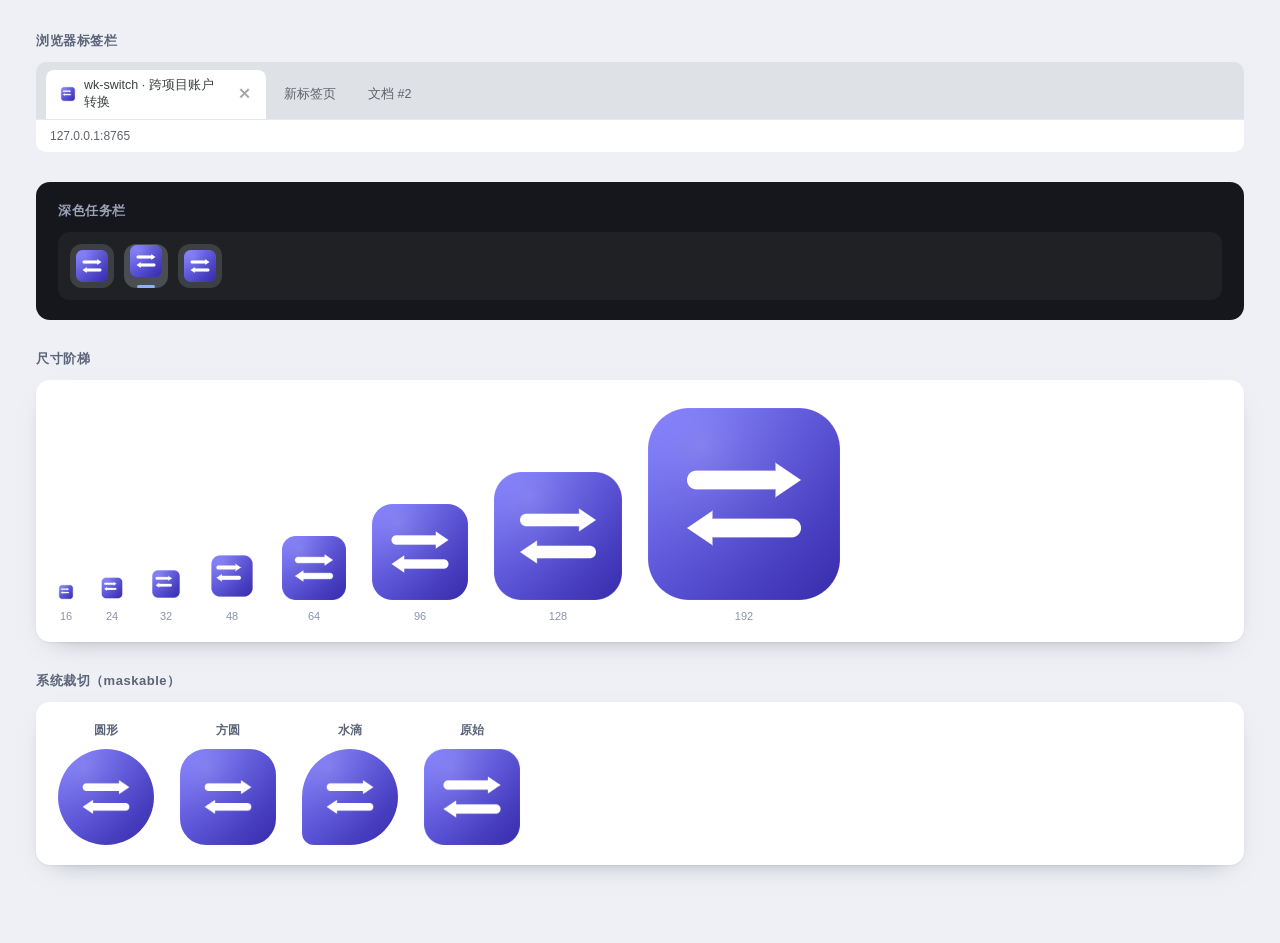
<file: tools/icon-preview.html>
<!DOCTYPE html>
<html lang="zh-CN">
<head>
<meta charset="UTF-8">
<title>图标预览</title>
<style>
  * { box-sizing: border-box; }
  body {
    margin: 0; padding: 32px 36px 48px;
    background: #eef0f5; color: #1c2130;
    font-family: -apple-system, BlinkMacSystemFont, "Segoe UI", "PingFang SC",
                 "Hiragino Sans GB", "Microsoft YaHei", sans-serif;
  }
  h2 { font-size: 13px; font-weight: 650; color: #5b6478; margin: 0 0 12px;
       letter-spacing: .04em; }
  .block { margin-bottom: 30px; }
  .panel { background: #fff; border-radius: 14px; padding: 20px 22px;
           box-shadow: 0 1px 2px rgba(20,26,45,.05), 0 10px 26px -18px rgba(20,26,45,.5); }

  /* 标签栏 */
  .chrome { background: #dee1e6; border-radius: 10px 10px 0 0; padding: 8px 10px 0; display: flex; gap: 4px; }
  .tab { display: flex; align-items: center; gap: 8px; background: #fff;
         border-radius: 8px 8px 0 0; padding: 7px 14px 8px; font-size: 12.5px; color: #3c4043;
         max-width: 220px; }
  .tab.off { background: transparent; color: #5f6368; }
  .tab img { width: 16px; height: 16px; }
  .tab .x { color: #9aa0a6; font-size: 14px; margin-left: 6px; }
  .bar { background: #fff; border-radius: 0 0 10px 10px; padding: 9px 14px; font-size: 12px;
         color: #5f6368; border-top: 1px solid #e6e8f0; }

  /* 任务栏 */
  .taskbar { background: #202124; border-radius: 12px; padding: 12px; display: flex;
             align-items: center; gap: 10px; }
  .tb-item { width: 44px; height: 44px; border-radius: 12px; background: #3c4043;
             display: grid; place-items: center; }
  .tb-item img { width: 32px; height: 32px; }
  .tb-item.active { background: #4a4d51; }
  .tb-item.active::after { content: ""; position: absolute; }
  .tb-line { height: 3px; width: 18px; background: #8ab4f8; border-radius: 2px;
             margin: 4px auto 0; }

  /* 尺寸阶梯 */
  .row { display: flex; align-items: flex-end; gap: 26px; flex-wrap: wrap; }
  .cell { text-align: center; }
  .cell span { display: block; font-size: 11px; color: #8b93a7; margin-top: 8px;
               font-variant-numeric: tabular-nums; }
  .pad { display: inline-grid; place-items: center; }

  /* 裁切 */
  .crops { display: flex; gap: 26px; align-items: center; flex-wrap: wrap; }
  .crop { text-align: center; font-size: 11px; color: #8b93a7; }
  .crop b { display: block; font-size: 12px; color: #5b6478; font-weight: 600; margin-bottom: 10px; }
  .circle { width: 96px; height: 96px; border-radius: 50%; overflow: hidden; }
  .squircle { width: 96px; height: 96px; border-radius: 26px; overflow: hidden; }
  .tear { width: 96px; height: 96px; border-radius: 50% 50% 50% 12px; overflow: hidden; }
  .plain { width: 96px; height: 96px; }
  .crops img { width: 100%; height: 100%; display: block; }

  .dark { background: #16171d; border-radius: 14px; padding: 20px 22px; }
  .dark h2 { color: #9aa3b8; }
</style>
</head>
<body>

<div class="block">
  <h2>浏览器标签栏</h2>
  <div class="chrome">
    <div class="tab">
      <img src="../web/assets/favicon.ico" alt="">
      <span>wk-switch · 跨项目账户转换</span>
      <span class="x">✕</span>
    </div>
    <div class="tab off"><span>新标签页</span></div>
    <div class="tab off"><span>文档 #2</span></div>
  </div>
  <div class="bar">127.0.0.1:8765</div>
</div>

<div class="block dark">
  <h2>深色任务栏</h2>
  <div class="taskbar">
    <div class="tb-item"><img src="../web/assets/icon-512.png" alt=""></div>
    <div class="tb-item active"><div><img src="../web/assets/icon-512.png" alt=""><div class="tb-line"></div></div></div>
    <div class="tb-item"><img src="../web/assets/icon-512.png" alt=""></div>
  </div>
</div>

<div class="block">
  <h2>尺寸阶梯</h2>
  <div class="panel row">
    <div class="cell"><span class="pad"><img src="../web/assets/favicon.ico" width="16" height="16"></span><span>16</span></div>
    <div class="cell"><span class="pad"><img src="../web/assets/favicon.ico" width="24" height="24"></span><span>24</span></div>
    <div class="cell"><span class="pad"><img src="../web/assets/favicon.ico" width="32" height="32"></span><span>32</span></div>
    <div class="cell"><span class="pad"><img src="../web/assets/favicon.ico" width="48" height="48"></span><span>48</span></div>
    <div class="cell"><span class="pad"><img src="../web/assets/icon-192.png" width="64" height="64"></span><span>64</span></div>
    <div class="cell"><span class="pad"><img src="../web/assets/icon-192.png" width="96" height="96"></span><span>96</span></div>
    <div class="cell"><span class="pad"><img src="../web/assets/icon-192.png" width="128" height="128"></span><span>128</span></div>
    <div class="cell"><span class="pad"><img src="../web/assets/icon-192.png" width="192" height="192"></span><span>192</span></div>
  </div>
</div>

<div class="block">
  <h2>系统裁切（maskable）</h2>
  <div class="panel crops">
    <div class="crop"><b>圆形</b><div class="circle"><img src="../web/assets/icon-maskable-512.png"></div></div>
    <div class="crop"><b>方圆</b><div class="squircle"><img src="../web/assets/icon-maskable-512.png"></div></div>
    <div class="crop"><b>水滴</b><div class="tear"><img src="../web/assets/icon-maskable-512.png"></div></div>
    <div class="crop"><b>原始</b><div class="plain"><img src="../web/assets/icon-512.png"></div></div>
  </div>
</div>

</body>
</html>
</file>
